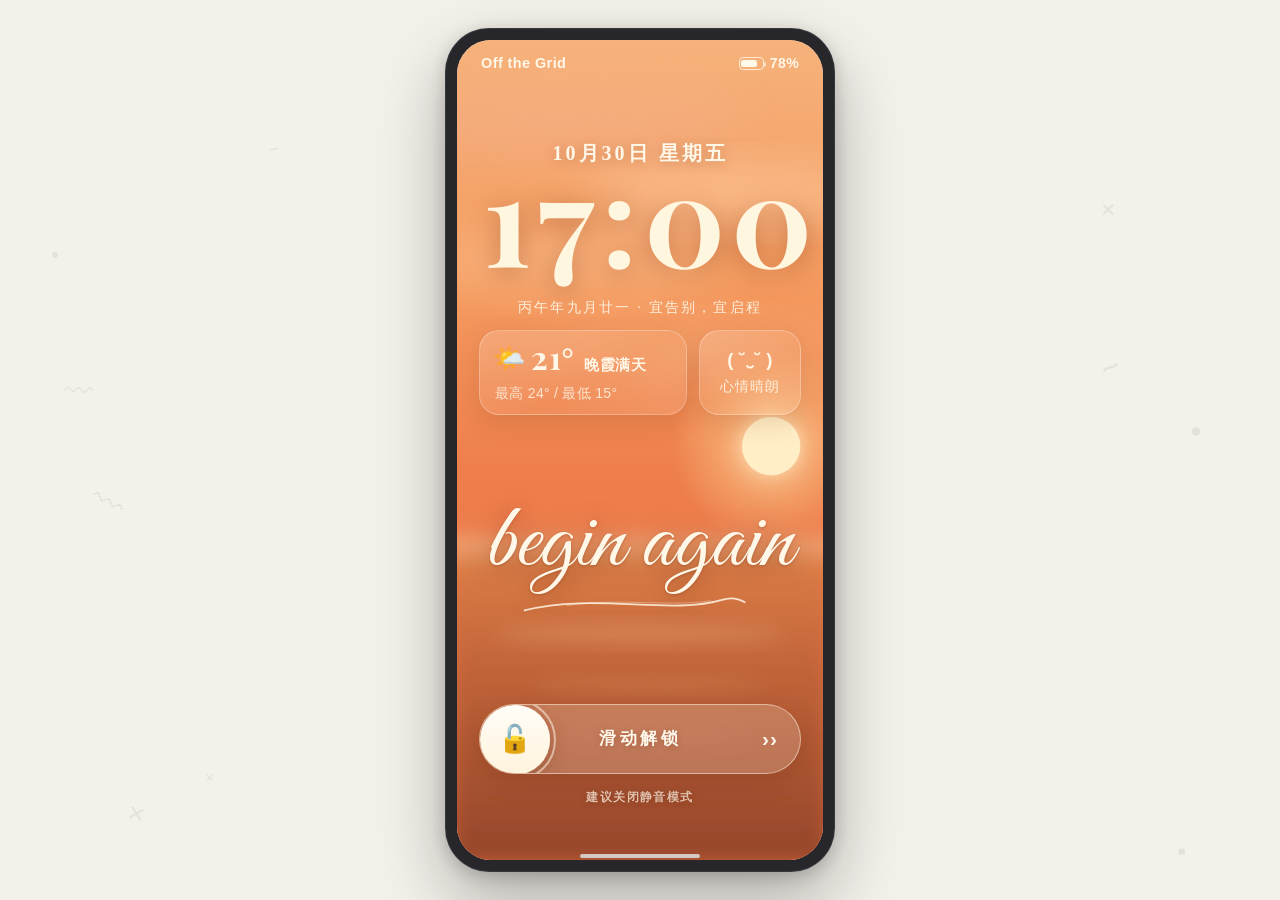
<file: index.html>
<!DOCTYPE html>
<html lang="zh-CN">
<head>
<meta charset="UTF-8" />
<meta name="viewport" content="width=device-width, initial-scale=1.0, maximum-scale=1.0, user-scalable=no" />
<title>Begin Again</title>
<meta name="description" content="一只送给同事们的离职纪念网页小游戏。" />
<link rel="stylesheet" href="style.css?v=20261028a" />
<!-- 工牌照（约 160KB）提前拉取，别等走到终页才开始下载 -->
<link rel="preload" as="image" href="id-photo.svg?v=2" fetchpriority="low" />
</head>
<body>
  <!-- 外框外的孟菲斯几何碎屑（纯装饰，不参与交互） -->
  <div class="decor" id="decor" aria-hidden="true"></div>

  <!-- 穿越预示：短促闪白 -->
  <div class="flash" id="flash" aria-hidden="true"></div>

  <div class="frame-wrap">
    <div class="phone-frame">
      <div class="frame-notch" aria-hidden="true"></div>

      <div class="screen" id="screen">
        <div class="scroll" id="scroll">
          <!-- 各视图由 main.js 从 CONFIG 渲染 -->
          <section class="view" id="view-lock"></section>
          <section class="view bleed" id="view-opening"></section>
          <section class="view" id="view-hall"></section>
          <section class="view" id="view-level1"></section>
          <section class="view" id="view-level2"></section>
          <section class="view" id="view-level3"></section>
          <section class="view" id="view-level4"></section>
          <section class="view" id="view-password"></section>
          <section class="view" id="view-final"></section>
        </div>

        <!-- 音效开关（仅在非开场页显示，避免压住群聊右上角） -->
        <button class="sfx-toggle" id="sfx-toggle" type="button" aria-label="音效开关" aria-pressed="true">
          <svg class="ic-on" viewBox="0 0 24 24" width="17" height="17" aria-hidden="true">
            <path d="M4 9.5v5h3.6L12 18V6L7.6 9.5H4z" fill="currentColor"/>
            <path d="M15.6 9a4.2 4.2 0 0 1 0 6" fill="none" stroke="currentColor" stroke-width="1.7" stroke-linecap="round"/>
            <path d="M18.2 6.6a7.6 7.6 0 0 1 0 10.8" fill="none" stroke="currentColor" stroke-width="1.7" stroke-linecap="round"/>
          </svg>
          <svg class="ic-off" viewBox="0 0 24 24" width="17" height="17" aria-hidden="true">
            <path d="M4 9.5v5h3.6L12 18V6L7.6 9.5H4z" fill="currentColor"/>
            <path d="M16.4 9.6l5 4.8M21.4 9.6l-5 4.8" fill="none" stroke="currentColor" stroke-width="1.7" stroke-linecap="round"/>
          </svg>
        </button>

        <!-- 全局弹窗层（浮窗 / 结果 / 确认框，不算页面跳转） -->
        <div class="overlay" id="overlay">
          <div class="modal-card" id="modal"></div>
        </div>
      </div>

      <div class="frame-homebar" aria-hidden="true"></div>
    </div>
  </div>

<script src="sfx.js?v=20261028c"></script>
<script src="main.js?v=20261028c"></script>
</body>
</html>
</file>
<file: style.css>
/* 内嵌子集字体：Playfair Display（数字+冒号，3.8KB）/ Great Vibes（begin again，2KB） */
@font-face{
  font-family:"Playfair Sub";
  src:url("fonts-playfair-subset.woff2") format("woff2");
  font-weight:700; font-style:normal; font-display:swap;
}
@font-face{
  font-family:"Great Vibes Sub";
  src:url("fonts-greatvibes-subset.woff2") format("woff2");
  font-weight:400; font-style:normal; font-display:swap;
}

/* =========================================================
   《begin again》样式表
   设计语言：暖棕描边 + 米卡其纸感的手绘插画风；
   锁屏是黄昏海面，大厅是同一间办公室的四年，终页是一张员工档案卡。
   - 字号阶梯：大头数字 64+ / 标题 24~30 / 正文 15 / 注脚 12~13
   - 阴影克制：只留柔和环境影 + 硬边「贴纸」投影
   - 颜色全部走 :root CSS 变量（由 main.js 的 THEME 注入）
   ========================================================= */

:root{
  --bg:#F4F0EA; --ink:#1A1A1A; --note:#FFF6D8;
  --muted:#8a8377; --faint:#b6afa3; --card:#ffffff;
  --chatbg:#ededed; --chatheader:#f6f6f6; --self:#95ec69;
  --success:#3DDC84; --danger:#E45D54;
  --frame:#26262b; --frame-radius:44px;
  --radius-sm:12px; --radius-lg:18px; --radius-pill:999px;
  --soft-shadow:0 6px 20px rgba(26,26,26,0.08);
  --lift-shadow:0 14px 34px rgba(26,26,26,0.16);
  --a1:#FFDE59; --a2:#5CE1E6; --a3:#FF5E97; --a4:#A3FF73;
  --cyan:#5CE1E6; --neon:#A3FF73; --purple:#C77DFF;
  --lv-accent:#FFDE59;
}

*{ box-sizing:border-box; }
html,body{ margin:0; padding:0; height:100%; }
html{ overflow:hidden; }
body{
  background:var(--bg);
  font-family:-apple-system,"PingFang SC","HarmonyOS Sans SC","Microsoft YaHei",sans-serif;
  font-size:16px; line-height:1.6; color:var(--ink);
  -webkit-tap-highlight-color:transparent;
  overflow:hidden;
  height:100dvh;
}

/* ---------- 字号阶梯 ---------- */
.t-body{ font-size:15px; font-weight:400; line-height:1.9; color:#3a362f; }
.t-caption{ font-size:12px; font-weight:400; color:var(--muted); line-height:1.5; }

/* ---------- 孟菲斯碎屑（纯装饰） ---------- */
.decor{ position:fixed; inset:0; overflow:hidden; pointer-events:none; z-index:0; }
.decor i{ position:absolute; display:block; color:rgba(26,26,26,.07); font-style:normal; }

/* ---------- 穿越闪白层 ---------- */
.flash{ position:fixed; inset:0; background:#fff; opacity:0; pointer-events:none; z-index:999; transition:opacity .10s ease; }

/* ---------- 涟漪穿越层（光圈门：扩散铺满 → 收缩消失） ---------- */
.ripple-overlay{ position:absolute; inset:0; pointer-events:none; z-index:200; overflow:hidden; }
.ripple-circle{
  position:absolute; border-radius:50%;
  transform:translate(-50%,-50%) scale(0);
}
/* 实心光圈：一段完整动画——从点击处(--sx,--sy)放大铺满 → 停顿(圆心移到屏幕正中) → 向正中缩小。
   圆心插值完全由 CSS 动画完成，不依赖 JS 时序，首次播放也稳定居中 */
.ripple-circle.iris{ animation:irisGate .9s cubic-bezier(.4,.05,.4,1) forwards; }
@keyframes irisGate{
  0%{ left:var(--sx,50%); top:var(--sy,50%); transform:translate(-50%,-50%) scale(0); }
  44%{ left:var(--sx,50%); top:var(--sy,50%); transform:translate(-50%,-50%) scale(1); }
  56%{ left:50%; top:50%; transform:translate(-50%,-50%) scale(1); }
  100%{ left:50%; top:50%; transform:translate(-50%,-50%) scale(0); }
}
/* 装饰水波环：仅描边，向外扩散淡出 */
.ripple-circle.wave{ background:transparent !important; border:3px solid rgba(255,255,255,.75); }
.ripple-circle.w1{ animation:waveRing .55s ease-out forwards; }
.ripple-circle.w2{ animation:waveRing .55s ease-out .12s forwards; }
@keyframes waveRing{
  0%{ transform:translate(-50%,-50%) scale(0); opacity:.8; }
  100%{ transform:translate(-50%,-50%) scale(.5); opacity:0; }
}

/* ---------- 手机外框 ---------- */
.frame-wrap{ height:100dvh; display:flex; align-items:center; justify-content:center; padding:0; position:relative; z-index:1; overflow:hidden; }
.phone-frame{
  width:390px; height:100dvh; max-height:844px;
  background:var(--frame); border-radius:var(--frame-radius);
  box-shadow:0 30px 70px rgba(0,0,0,0.28), 0 4px 18px rgba(0,0,0,0.18);
  border:1px solid rgba(255,255,255,0.08);
  position:relative; display:flex; flex-direction:column; padding:11px;
}
.frame-notch{ display:none; }
.frame-homebar{
  position:absolute; bottom:13px; left:50%; transform:translateX(-50%);
  height:4px; width:120px; background:#d8d8d8; border-radius:2px; opacity:.9; z-index:5;
}
.screen{ flex:1; background:var(--bg); border-radius:34px; overflow:hidden; position:relative; }
.scroll{ position:absolute; inset:0; }

/* 穿越扭曲动画（斜切 + 爆闪 + 错位抖动，一次 0.8s） */
.phone-frame.glitch{ animation:glitch .8s ease; }
@keyframes glitch{
  0%{ transform:none; filter:none; }
  8%{ transform:skewX(12deg) scaleY(1.04); filter:brightness(2.4) contrast(1.6) saturate(2.2); }
  16%{ transform:skewX(-14deg) scaleX(1.05) translate(8px,-4px); filter:brightness(1.3) hue-rotate(30deg); }
  24%{ transform:skewX(11deg) translate(-9px,5px) scale(1.02); }
  32%{ transform:skewX(-9deg) translate(8px,3px); filter:brightness(1.9) saturate(1.8); }
  44%{ transform:translate(12px,-7px) scaleY(1.02); }
  56%{ transform:translate(-13px,6px) skewX(7deg); }
  70%{ transform:skewX(-6deg) translate(6px,-4px); filter:none; }
  84%{ transform:translate(-4px,2px) skewX(3deg); }
  100%{ transform:none; filter:none; }
}

/* ---------- 视图 ---------- */
.view{
  position:absolute; inset:0; overflow-y:auto; overflow-x:hidden;
  padding:20px 18px 28px;
  opacity:0; visibility:hidden; transition:opacity .28s ease, transform .28s ease;
  transform:translateY(8px); scrollbar-width:none;
}
.view::-webkit-scrollbar{ width:0; height:0; }
.view.active{ opacity:1; visibility:visible; z-index:1; transform:none; }
.view.bleed{ padding:0; }

/* ---------- 音效开关 ---------- */
.sfx-toggle{
  position:absolute; top:12px; right:12px; z-index:150;
  width:34px; height:34px; padding:0; border-radius:999px;
  display:none; align-items:center; justify-content:center;
  background:rgba(255,255,255,.86); border:1px solid rgba(26,26,26,.10);
  color:#1a1a1a; cursor:pointer; font-family:inherit;
  -webkit-backdrop-filter:blur(4px); backdrop-filter:blur(4px);
  transition:opacity .2s ease, transform .12s ease;
}
.screen.sfx-show .sfx-toggle{ display:flex; }
.sfx-toggle:active{ transform:scale(.92); }
.sfx-toggle .ic-off{ display:none; }
.sfx-toggle.muted{ opacity:.5; }
.sfx-toggle.muted .ic-on{ display:none; }
.sfx-toggle.muted .ic-off{ display:block; }
@media(max-width:600px){
  .sfx-toggle{ top:10px; right:10px; width:32px; height:32px; }
}

/* 关卡专用：固定背景层 + 可滚动内容层（背景不随滚动移动） */
#view-level1, #view-level2, #view-level3, #view-level4{ padding:0; overflow:hidden; }
.view-scroll{
  position:absolute; inset:0; overflow-y:auto; overflow-x:hidden;
  padding:20px 18px 28px; scrollbar-width:none; overscroll-behavior:contain;
}
.view-scroll::-webkit-scrollbar{ width:0; height:0; }
.level-bg{ position:absolute; inset:0; z-index:0; overflow:hidden; pointer-events:none; }

/* ---------- 全局弹窗 ---------- */
.overlay{
  position:absolute; inset:0; z-index:200; display:none;
  align-items:center; justify-content:center;
  background:rgba(26,26,26,.38);
  opacity:0; transition:opacity .18s ease;
}
.overlay.show{ display:flex; opacity:1; }
.modal-card{
  position:relative;
  background:linear-gradient(180deg,#ffffff 0%,#faf6f0 100%);
  border-radius:var(--radius-lg); padding:22px 20px;
  width:100%; max-width:320px; max-height:82%; overflow-y:auto; text-align:center;
  box-shadow:var(--lift-shadow); transform:scale(.94); transition:transform .18s ease;
}
.overlay.show .modal-card{ transform:scale(1); }
.modal-card.note-mode{ background:transparent; box-shadow:none; padding:0; max-width:340px; max-height:94%; overflow:visible; }
/* 密码弹窗：弹性自适应，不脱离 overlay 层叠上下文 */
.modal-card.otp-mode{
  max-height:90%; max-width:340px; overflow-y:auto;
}
.overlay.show .modal-card.otp-mode{ transform:scale(1); }
.modal-close{ position:absolute; top:10px; right:12px; font-size:20px; line-height:1; cursor:pointer; background:none; border:none; color:var(--ink); padding:4px; }

/* ---------- 按钮（胶囊、无硬影） ---------- */
.btn{
  display:inline-flex; align-items:center; justify-content:center; gap:8px;
  min-height:48px; padding:0 24px; font-size:15px; font-weight:700; line-height:1.2;
  color:var(--ink); background:transparent; border:2px solid transparent; border-radius:var(--radius-pill);
  cursor:pointer; user-select:none; text-align:center; font-family:inherit;
  transition:transform .12s ease, opacity .2s ease, background .2s ease, box-shadow .2s ease;
}
.btn:active{ transform:scale(.96); }
.btn[disabled]{ opacity:.38; pointer-events:none; }
.btn-primary{ background:var(--ink); color:var(--bg); }
.btn-accent{ background:var(--lv-accent, var(--a1)); color:var(--ink); }
.btn-ghost{ border-color:var(--ink); color:var(--ink); }
.btn-deep{ background:#22463A; color:#fff; }
.btn-block{ width:100%; }
.btn-sm{ min-height:38px; padding:0 16px; font-size:13.5px; }
@media(hover:hover){
  .btn:hover{ transform:translateY(-1px); }
  .btn-primary:hover, .btn-accent:hover{ box-shadow:var(--soft-shadow); }
  .btn:active{ transform:scale(.96); }
}

/* ---------- 关卡页通用 ---------- */
.view-head, .level-head{ position:relative; z-index:1; }
.view-head{ display:flex; align-items:center; gap:12px; margin-bottom:14px; }
.view-head .spacer{ flex:1; }
.level-head{ text-align:center; margin:4px 0 20px; }
.level-head-emoji{ font-size:56px; line-height:1; animation:cardFloat 3s ease-in-out infinite; }
.level-head-title{ font-size:30px; font-weight:800; margin-top:10px; letter-spacing:.5px; }
.level-head-year{ font-size:14px; font-weight:700; color:var(--muted); margin-top:4px; letter-spacing:2px; }
/* 第一、二关：标题与返回按钮沿用大厅的深棕主题色 */
#view-level1 .level-head-title{ color:#6B4520; }
#view-level1 .level-head-year{ color:#A98F72; }
#view-level1 #btn-back{ border-color:#6B4520; color:#6B4520; }
/* 第二关：纯白 */
#view-level2 .level-head-title{ color:#FFFFFF; text-shadow:0 2px 12px rgba(120,90,40,.35); }
#view-level2 .level-head-year{ color:rgba(255,255,255,.82); }
#view-level2 #btn-back{ border-color:#FFFFFF; color:#FFFFFF; }

.story-card{
  position:relative; z-index:1; background:var(--card); border-radius:var(--radius-lg);
  padding:15px 16px; border-left:4px solid var(--lv-accent); margin-bottom:16px;
  box-shadow:var(--soft-shadow);
}
.play-card{
  position:relative; z-index:1; background:var(--card); border-radius:var(--radius-lg);
  padding:18px 16px; margin-bottom:16px; box-shadow:var(--soft-shadow); border:1px solid rgba(0,0,0,.05);
}
.play-title{ text-align:center; font-size:18px; font-weight:800; margin-bottom:8px; color:#2a251f; }

/* 通用弹出动效 / 逐条淡入 */
.pop{ animation:popIn .5s cubic-bezier(.34,1.56,.64,1) both; }
@keyframes popIn{ 0%{ opacity:0; transform:translateY(14px) scale(.96); } 100%{ opacity:1; transform:translateY(0) scale(1); } }
.fade-in{ opacity:0; transform:translateY(12px); transition:opacity 1.15s cubic-bezier(.22,.61,.36,1), transform 1.15s cubic-bezier(.22,.61,.36,1); }
.fade-in.on{ opacity:1; transform:none; }

/* 发光 / 闪烁强调词（全局） */
.glow-word{ font-weight:900; color:#C4890C; animation:glowPulse 1.2s ease-in-out infinite; }
@keyframes glowPulse{ 0%,100%{ text-shadow:0 0 6px rgba(255,200,60,.55); } 50%{ text-shadow:0 0 18px rgba(255,190,40,.95), 0 0 32px rgba(255,170,30,.5); } }
.red-flash{ font-weight:900; color:#D32F2F; animation:redFlash 1s ease-in-out infinite; }
@keyframes redFlash{ 0%,100%{ text-shadow:0 0 4px rgba(211,47,47,.4); } 50%{ text-shadow:0 0 14px rgba(255,60,60,.9), 0 0 26px rgba(255,30,30,.5); } }
.orange-flash{ font-weight:900; color:#FF7A18; animation:orangeFlash 1s ease-in-out infinite; }
/* 比 .red-flash(#D32F2F) 再沉一档的红，专门给第一关的「组织部」用 */
.deep-red-flash{ font-weight:900; color:#B3231C; animation:deepRedFlash 1.8s ease-in-out infinite; }
@keyframes deepRedFlash{
  0%,100%{ text-shadow:0 0 4px rgba(179,35,28,.40); }
  50%{ text-shadow:0 0 13px rgba(214,46,36,.85), 0 0 24px rgba(179,35,28,.45); }
}
/* 彩蛋文案里的「爽」：只做一点倾斜，字号/颜色/字重都和旁边一样 */
.egg-strong{ font-style:italic; }
@keyframes orangeFlash{
  0%,100%{ text-shadow:0 0 4px rgba(255,122,24,.45); }
  50%{ text-shadow:0 0 14px rgba(255,150,40,.95), 0 0 26px rgba(255,110,0,.55); }
}

/* =========================================================
   页面 A：微信群聊
   ========================================================= */
#view-opening{ background:var(--chatbg); }
.chat{ display:flex; flex-direction:column; min-height:100%; }
.chat-head{
  position:sticky; top:0; z-index:6;
  background:var(--chatheader); border-bottom:1px solid rgba(0,0,0,.06);
  display:flex; align-items:center; justify-content:space-between;
  padding:16px 12px; min-height:56px;
}
.chat-head .nav{ width:28px; font-size:21px; color:var(--ink); text-align:center; line-height:1; flex:0 0 auto; }
.chat-head .gc{ font-weight:600; font-size:16px; letter-spacing:.3px; text-align:center; flex:1; }
.chat-head .more{ width:28px; font-size:15px; color:var(--ink); text-align:center; letter-spacing:2px; flex:0 0 auto; }
.chat-body{ padding:14px 14px 22px; display:flex; flex-direction:column; gap:16px; flex:1; }
.msg{ display:flex; gap:9px; align-items:flex-start; }
.msg.self{ flex-direction:row-reverse; }
.avatar{
  width:40px; height:40px; flex:0 0 auto; border-radius:8px; background:#fff;
  display:flex; align-items:center; justify-content:center; font-size:19px; line-height:1;
  box-shadow:0 1px 3px rgba(0,0,0,.14); overflow:hidden;
}
.bubble{
  max-width:78%; min-width:0; padding:10px 13px; border-radius:10px;
  background:#fff; font-size:15px; line-height:1.6; color:#1a1a1a;
  white-space:pre-line; position:relative; box-shadow:0 1px 2px rgba(0,0,0,.08);
}
.bubble::after{ content:''; position:absolute; top:12px; left:-5px; width:0; height:0; border:5px solid transparent; border-right-color:#fff; border-left:0; }
.msg.self .bubble{ background:var(--self); }
.msg.self .bubble::after{ left:auto; right:-5px; border:5px solid transparent; border-left-color:var(--self); border-right:0; }

/* 点赞：逐个弹出，内嵌气泡里的浅灰小框 */
.like-box{
  margin-top:9px; padding:3px 10px; border-radius:10px;
  background:rgba(0,0,0,.055); display:flex; align-items:center; gap:4px; min-height:24px; width:max-content;
}
.like-count{ font-size:11px; color:var(--muted); margin-left:6px; letter-spacing:.2px; }
.bubble.has-likes{ max-width:82%; }
.like-pop{
  display:inline-block; font-size:15px; line-height:1;
  animation:likePop .5s cubic-bezier(.34,1.56,.64,1) both;
}
@keyframes likePop{ 0%{ transform:scale(0) translateY(5px); opacity:0; } 55%{ transform:scale(1.4) translateY(0); opacity:1; } 100%{ transform:scale(1) translateY(0); opacity:1; } }

/* 系统提示（粉红闪烁） */
.sys-alert{ display:flex; justify-content:center; margin:6px 0 2px; }
.sys-alert .pill{
  font-size:12.5px; font-weight:600; color:var(--danger);
  padding:6px 14px; border-radius:999px; background:rgba(255,94,151,.14);
  animation:warnFlash 1s ease-in-out infinite;
}
@keyframes warnFlash{
  0%,100%{ opacity:1; background:rgba(255,94,151,.14); }
  50%{ opacity:.7; background:rgba(255,94,151,.28); }
}

/* 内心 OS：斜体居中旁白（无框） */
.mono{ text-align:center; margin:6px 8px; }
.mono p{ margin:0; font-style:italic; font-size:14.5px; color:var(--muted); line-height:1.8; }
.mono-b{ display:inline-block; }
.hl{ color:var(--danger); font-weight:900; }

/* 引导：虚线框 + 棕色按钮 */
.guide{ margin:2px 4px 4px; }
.guide .guide-box{
  background:transparent; border:2px dashed rgba(26,26,26,.35); border-radius:16px;
  padding:16px 14px; text-align:center;
}
.guide-text{ font-size:14.5px; color:#7B5A3A; font-weight:700; line-height:1.9; margin-bottom:14px; white-space:pre-line; }
.guide #btn-enter{ background:linear-gradient(135deg,#A9743B 0%,#7E5428 100%); color:#fff; border:none; }
/* 引导框「隆重登场」：比通用的 .pop(.5s) 整整慢一倍，先压住再浮上来 */
.guide.guide-in{ animation:guideIn 1s cubic-bezier(.22,1,.36,1) both; }
@keyframes guideIn{
  0%{ opacity:0; transform:translateY(30px) scale(.9); }
  55%{ opacity:1; }
  100%{ opacity:1; transform:translateY(0) scale(1); }
}

/* =========================================================
   通用小动画（旧大厅删掉后，这两个仍在用）
   ========================================================= */
@keyframes cardFloat{ 0%,100%{ transform:translateY(0) rotate(-2deg); } 50%{ transform:translateY(-10px) rotate(2deg); } }
@keyframes fragPop{ 0%{ transform:scale(.5); } 60%{ transform:scale(1.18); } 100%{ transform:scale(1); } }

/* =========================================================
   关卡 1：拨号
   ========================================================= */
.dial-hint{ text-align:center; font-size:12px; color:var(--muted); margin-bottom:12px; min-height:18px; }
.keypad{ display:grid; grid-template-columns:repeat(3,1fr); gap:8px; margin-bottom:8px; }
.key{
  min-height:48px; font-size:19px; font-weight:600; background:var(--card);
  border:1px solid rgba(0,0,0,.08); border-radius:16px; cursor:pointer; box-shadow:var(--soft-shadow);
  transition:transform .1s ease, background .15s ease; font-variant-numeric:tabular-nums; font-family:inherit; color:var(--ink);
}
.key:active{ transform:scale(.93); background:var(--lv-accent); }
.key.ghost{ background:transparent; box-shadow:none; color:var(--faint); }

.digit-row{ display:flex; justify-content:center; align-items:center; gap:6px; margin:10px 0 4px; }
.digit-box{
  width:28px; height:38px; border:2px solid rgba(26,26,26,.15); border-radius:8px;
  display:flex; align-items:center; justify-content:center; font-size:20px; font-weight:800;
  background:#fff; color:var(--ink); font-variant-numeric:tabular-nums;
}
.digit-box.filled{ border-color:var(--lv-accent); background:var(--lv-accent); }
.digit-sep{ font-size:22px; font-weight:800; color:var(--muted); margin:0 3px; }

/* 电话簿浮窗（便签纸 + 大头针 + 环形倒计时） */
.note{
  position:relative; background:var(--note); border-radius:12px; padding:22px 14px 12px;
  transform:rotate(-1.2deg); box-shadow:var(--lift-shadow);
  animation:noteIn .4s cubic-bezier(.34,1.56,.64,1);
}
@keyframes noteIn{ 0%{ transform:scale(.55) rotate(-8deg); opacity:0; } 100%{ transform:scale(1) rotate(-1.2deg); opacity:1; } }
.note .tape{ position:absolute; top:-9px; left:50%; transform:translateX(-50%); width:66px; height:18px; background:rgba(247,232,192,.9); border:1px solid rgba(26,26,26,.12); border-radius:3px; }
.note-close{ position:absolute; top:8px; right:10px; font-size:20px; cursor:pointer; background:none; border:none; color:var(--ink); padding:2px 6px; }
.note-title{ text-align:center; font-weight:800; font-size:16px; margin:0 0 6px; }
.note-timer{ position:relative; width:40px; height:40px; border-radius:50%; margin:4px auto 6px; }
.timer-ring{ position:absolute; inset:0; border-radius:50%; background:conic-gradient(var(--lv-accent) 100%, rgba(0,0,0,.08) 0); transition:background .1s linear; }
.timer-ring::after{ content:''; position:absolute; inset:6px; border-radius:50%; background:var(--note); }
.timer-num{ position:absolute; inset:0; display:flex; align-items:center; justify-content:center; font-size:16px; font-weight:800; color:var(--ink); z-index:1; }
.note-list{ text-align:left; font-size:13px; display:grid; grid-template-columns:1fr 1fr; gap:0 12px; }
.note-list .nr{ display:flex; justify-content:space-between; gap:6px; padding:3px 2px; border-bottom:1px dashed rgba(26,26,26,.18); font-variant-numeric:tabular-nums; }

/* =========================================================
   关卡 2：稿纸 + 倒计时
   ========================================================= */
.paper{ background:#fff; border-radius:12px; padding:16px 14px; font-family:ui-monospace,SFMono-Regular,Consolas,monospace; box-shadow:var(--soft-shadow); border:1px solid rgba(0,0,0,.05); }
.paper-title{ text-align:center; font-weight:700; letter-spacing:1px; margin-bottom:8px; font-size:17px; }
.paper-body{
  white-space:pre-wrap; word-break:break-all; line-height:26px; font-size:15px; letter-spacing:0;
  min-height:156px; max-height:156px; overflow:hidden; position:relative;
}
.cursor{ display:inline-block; width:9px; height:15px; background:var(--ink); vertical-align:-3px; animation:blink 1s steps(1) infinite; }
@keyframes blink{ 50%{ opacity:0; } }
.paper.shake{ animation:shake .1s ease; }
@keyframes shake{ 0%{ transform:translateX(0);} 40%{ transform:translateX(1px);} 60%{ transform:translateX(-1px);} 100%{ transform:translateX(0);} }
.cd{ font-size:15px; font-weight:800; text-align:center; margin:12px 0 4px; font-variant-numeric:tabular-nums; letter-spacing:1px; }
.pbar-wrap{ height:14px; background:rgba(26,26,26,.06); border-radius:999px; overflow:hidden; margin:10px 0 12px; }
.pbar{ height:100%; width:0%; background:var(--lv-accent); border-radius:999px; transition:width .15s ease; }
.done-stamp{ text-align:center; font-weight:900; color:#1a7f4b; font-size:15px; margin-top:6px; }
.l2-count{ text-align:center; font-weight:800; font-size:14px; color:#2a251f; margin-bottom:12px; }
.l2-keybtn{ display:flex; max-width:240px; margin:0 auto; font-size:17px; }
.l2-keybtn .kbd-emoji{ font-size:24px; }

/* =========================================================
   关卡 3：节拍点击（舞台）
   ========================================================= */
.lv3-hint{ text-align:center; white-space:pre-line; line-height:1.7; font-size:13px; color:var(--muted); margin-bottom:10px; }
/* 舞台尺寸：用百分比而非 vw，保证手机框内 / 全屏手机上都正确 */
.stage{
  position:relative;
  width:min(300px, calc(100% - 16px));
  aspect-ratio:1/1; height:auto;
  margin:6px auto 4px; touch-action:manipulation;
}
@supports not (aspect-ratio:1/1){ .stage{ height:300px; } }

/* =========================================================
   关卡 3 视觉人格：去掉白卡片，舞台直接站在 Party 底上
   ========================================================= */
.l3-hud{
  position:relative; z-index:2; display:flex; justify-content:center; gap:8px;
  margin:14px 0 12px;
}
.l3-hud-item{
  flex:1 1 0; min-width:0; text-align:center;
  padding:7px 4px 8px; border-radius:12px;
  background:rgba(30,0,45,.34); border:1px solid rgba(255,255,255,.18);
  -webkit-backdrop-filter:blur(4px); backdrop-filter:blur(4px);
}
.l3-hud-k{ display:block; font-size:10.5px; letter-spacing:1.2px; color:rgba(255,255,255,.62); line-height:1.4; }
.l3-hud-v{
  display:block; font-size:17px; font-weight:800; color:#fff; line-height:1.25;
  font-variant-numeric:tabular-nums; text-shadow:0 1px 8px rgba(255,120,200,.5);
}
.l3-hud-v.bump{ animation:hudBump .32s cubic-bezier(.34,1.56,.64,1); }
@keyframes hudBump{ 0%{ transform:scale(1);} 45%{ transform:scale(1.35);} 100%{ transform:scale(1);} }
.l3-hud-v.rank-S{ color:#A3FF73; }
.l3-hud-v.rank-A{ color:#5CE1E6; }
.l3-hud-v.rank-B{ color:#FFDE59; }
.l3-hud-v.rank-C{ color:#FF9BB5; }

/* 「IT'S SHOW TIME」：亮黄 → 红 → 浅白 循环（不再出现和背景糊在一起的黑色） */
#view-level3 .showtime{ animation:showtimeLv3 1.6s linear infinite; }
@keyframes showtimeLv3{
  0%  { color:#FFE45E; text-shadow:0 0 16px rgba(255,225,90,.95), 0 1px 6px rgba(60,0,80,.5); }
  33% { color:#FF3B4E; text-shadow:0 0 18px rgba(255,60,80,.95), 0 1px 6px rgba(60,0,80,.5); }
  66% { color:#FFFFFF; text-shadow:0 0 14px rgba(255,255,255,.95), 0 1px 6px rgba(60,0,80,.5); }
  100%{ color:#FFE45E; text-shadow:0 0 16px rgba(255,225,90,.95), 0 1px 6px rgba(60,0,80,.5); }
}

/* 节目单：半透明深色玻璃卡，压住花哨背景 */
#view-level3 .story-card{
  background:rgba(38,2,58,.34);
  border-left-color:#FFD1E6;
  border:1px solid rgba(255,255,255,.16);
  -webkit-backdrop-filter:blur(5px); backdrop-filter:blur(5px);
  box-shadow:0 6px 22px rgba(50,0,70,.25);
}
#view-level3 .story-card .t-body{ color:#fff; text-shadow:0 1px 6px rgba(60,0,80,.45); }

/* 节目单海报式标题：字号/字重/字距与前三关一致，只保留白色与投影（否则压不住花哨底） */
#view-level3 .level-head-title{
  font-size:30px; font-weight:800; font-style:normal; letter-spacing:.5px;
  color:#fff;
  text-shadow:0 2px 0 #6A1180, 0 3px 14px rgba(70,0,80,.6), 0 0 22px rgba(255,140,215,.45);
}
#view-level3 .level-head-year{ color:rgba(255,255,255,.9); letter-spacing:3px; }

/* 天鹅绒幕布：闭幕时罩住整个舞台，点 MUSIC 向两侧拉开 */
.stage .velvet-wrap{
  position:absolute; inset:0; z-index:6; overflow:hidden;
  border-radius:18px; pointer-events:none;
  box-shadow:0 12px 32px rgba(60,0,70,.4), inset 0 0 0 1px rgba(255,255,255,.12);
}
.stage .velvet{
  position:absolute; top:0; width:50.5%; height:100%;
  background:#6E0F3A;
  transition:transform 1.15s cubic-bezier(.62,.02,.34,1);
}
.stage .velvet::after{
  content:""; position:absolute; inset:0;
  background:repeating-linear-gradient(90deg, rgba(255,255,255,.10) 0 7px, rgba(0,0,0,.20) 7px 17px);
}
.stage .velvet::before{
  content:""; position:absolute; left:0; right:0; top:0; height:14px;
  background:linear-gradient(180deg, rgba(0,0,0,.32), rgba(0,0,0,0));
}
.stage .velvet.vl{ left:0; }
.stage .velvet.vr{ right:0; }
.stage.opened .velvet.vl{ transform:translateX(-101%); }
.stage.opened .velvet.vr{ transform:translateX(101%); }
.stage.opened .velvet-wrap{ box-shadow:none; }

/* PERFECT 时地板光柱瞬间拔高 */
.bg-3 .floor-glow{ transition:opacity .3s ease, transform .3s ease, filter .3s ease; transform-origin:50% 100%; }
.bg-3.beam .floor-glow{ opacity:1; filter:blur(20px); transform:scaleY(2.4) scaleX(1.3); }

/* Party 底上的说明文字改白 */
#view-level3 .lv3-hint{ color:rgba(255,255,255,.92); text-shadow:0 1px 6px rgba(60,0,80,.5); }
#view-level3 .lv3-progress{ color:rgba(255,255,255,.9); text-shadow:0 1px 6px rgba(60,0,80,.5); }
#view-level3 .view-head{ position:relative; z-index:4; }

@media(max-width:600px){
  #view-level3 .level-head-title{ font-size:30px; }
  .l3-hud-v{ font-size:16px; }
  .l3-hud-item{ padding:6px 2px 7px; }
}

/* =========================================================
   关卡专属背景特效
   ========================================================= */

/* ---------- 第 1 关：办公室晨光（百叶窗光带 + 漂浮小物） ---------- */
.bg-1{ background:linear-gradient(180deg,#FDF5DF 0%,#F6EFDD 45%,#F4F0EA 100%); }
.bg-1 .blinds{
  position:absolute; inset:-30% -50%;
  background:repeating-linear-gradient(112deg,
    rgba(255,255,255,0) 0 42px,
    rgba(255,255,255,.30) 42px 58px,
    rgba(255,240,190,.20) 58px 62px);
  animation:bgDrift 16s ease-in-out infinite alternate;
}
@keyframes bgDrift{ from{ transform:translateX(-4%);} to{ transform:translateX(4%);} }
.bg-1 .float-item{
  position:absolute; opacity:.16; font-style:normal;
  animation:officeFloat 9s ease-in-out infinite;
}
@keyframes officeFloat{ 0%,100%{ transform:translateY(0) rotate(-4deg);} 50%{ transform:translateY(-16px) rotate(5deg);} }
/* 阳光金色尘埃：在百叶窗光带里缓缓上升、闪烁 */
.bg-1 .dust-field{ position:absolute; inset:0; pointer-events:none; overflow:hidden; }
.bg-1 .dust{
  position:absolute; border-radius:50%; background:rgba(255,225,130,.7);
  box-shadow:0 0 3px rgba(255,220,100,.5);
  animation-name:dustRise; animation-timing-function:ease-out; animation-iteration-count:infinite;
}
@keyframes dustRise{
  0%   { transform:translateY(0) scale(.5); opacity:0; }
  15%  { opacity:.8; }
  85%  { opacity:.6; }
  100% { transform:translateY(calc(-1 * var(--rise,200px))) scale(1.2); opacity:0; }
}
/* 拨号按键声波（挂在 screen 上，从按键位置荡开） */
.tap-wave{
  position:absolute; z-index:60; width:150px; height:150px; border-radius:50%; pointer-events:none;
  border:2px solid rgba(230,170,30,.75);
  transform:translate(-50%,-50%) scale(.1);
  animation:tapWave .65s ease-out forwards;
}
@keyframes tapWave{
  0%{ opacity:.85; transform:translate(-50%,-50%) scale(.1);}
  100%{ opacity:0; transform:translate(-50%,-50%) scale(1);}
}

/* ---------- 第 2 关：午后天色（整屏从午后蓝渐变到五点金） ---------- */
/* 天色双层：午后蓝在上、晚霞金在下，用 --warm 交叉淡化 */
.bg-2 .sky{ position:absolute; inset:0; }
.bg-2 .sky-day{
  background:linear-gradient(180deg,#7EC0F5 0%,#BFE3FF 55%,#E9F6FF 100%);
  opacity:calc(1 - var(--warm,0));
}
.bg-2 .sky-dusk{
  background:linear-gradient(180deg,#FF9E5E 0%,#FFC079 55%,#FFE7BC 100%);
  opacity:var(--warm,0);
}
/* 太阳：倒计时开始后沿抛物线从左上划过天顶、落到右上（尺寸放大到 88px） */
.bg-2 .win-sun{
  position:absolute; left:5%; top:25%; margin-left:-44px; width:88px; height:88px; border-radius:50%;
  background:radial-gradient(circle,#FFFBE6 0%,#FFE08A 55%,#FFC24D 78%,rgba(255,190,70,.35) 100%);
  box-shadow:0 0 34px rgba(255,215,105,.9), 0 0 70px rgba(255,196,80,.55);
  opacity:.95;
}
.bg-2.sun-run .win-sun{ animation:sunArc var(--cd,5s) linear forwards; }
.bg-2.sun-freeze .win-sun{ animation-play-state:paused; }
/* 抛物线 y=0.0065*(x-50)^2+12，9 个采样点保证圆润弧线（太阳放大后弧线相应压低） */
@keyframes sunArc{
  0%    { left:5%;     top:25%;   transform:scale(.88); }
  12.5% { left:16.25%; top:19.2%; transform:scale(.91); }
  25%   { left:27.5%;  top:15.4%; transform:scale(.94); }
  37.5% { left:38.75%; top:13.1%; transform:scale(.97); }
  50%   { left:50%;    top:12%;   transform:scale(1);   }
  62.5% { left:61.25%; top:13.1%; transform:scale(.97); }
  75%   { left:72.5%;  top:15.4%; transform:scale(.94); }
  87.5% { left:83.75%; top:19.2%; transform:scale(.91); }
  100%  { left:95%;    top:25%;   transform:scale(.88); }
}
.bg-2 .cloud{ position:absolute; font-size:24px; opacity:.45; animation:cloudDrift linear infinite; z-index:1; }
.bg-2 .cloud.c1{ top:12%; left:-12%; animation-duration:15s; }
.bg-2 .cloud.c2{ top:26%; left:-20%; animation-duration:20s; font-size:18px; animation-delay:-7s; }
.bg-2 .cloud.c3{ top:6%; left:-25%; animation-duration:24s; font-size:15px; animation-delay:-3s; }
@keyframes cloudDrift{ from{ transform:translateX(0);} to{ transform:translateX(460px);} }
.bg-2.danger{ animation:heatEdge .6s ease-in-out infinite; }
@keyframes heatEdge{
  0%,100%{ box-shadow: inset 0 0 50px rgba(255,120,40,.22);}
  50%{ box-shadow: inset 0 0 100px rgba(255,70,30,.45);}
}
.bg-2.overtime{ filter:saturate(.6) brightness(.82); }
/* 敲键迸出的字符火星 */
.spark{
  position:absolute; z-index:60; pointer-events:none; font-weight:900; font-size:14px;
  color:#ffd88a; text-shadow:0 0 6px rgba(255,180,60,.85);
  animation:sparkFly .62s ease-out forwards;
}
@keyframes sparkFly{
  0%{ opacity:1; transform:translate(-50%,-50%) translate(0,0) scale(1);}
  100%{ opacity:0; transform:translate(-50%,-50%) translate(var(--dx),var(--dy)) scale(.4);}
}

/* ---------- 第 3 关：年会舞台（紫粉 Party 底 + 摇摆追光 + 镜面地板） ---------- */
.bg-3{ background:linear-gradient(180deg,#8B2FF0 0%,#C026B8 38%,#E63A96 70%,#FF7A9A 100%); }
.bg-3 .curtain{
  position:absolute; inset:0;
  background:repeating-linear-gradient(90deg, rgba(60,0,80,.14) 0 26px, rgba(255,255,255,.07) 26px 52px);
}
.bg-3 .spots{ position:absolute; inset:0; opacity:.6; transition:opacity .4s ease; }
.bg-3.live .spots{ opacity:1; animation:beatPulse .9s ease-in-out infinite; }
@keyframes beatPulse{ 0%,100%{ opacity:.62;} 50%{ opacity:1;} }
.bg-3 .spot{
  position:absolute; top:-6%; width:180px; height:80%;
  transform-origin:50% 0%;
  clip-path:polygon(44% 0,56% 0,100% 100%,0 100%);
  filter:blur(7px); mix-blend-mode:screen;
}
.spot-l{ left:5%; background:linear-gradient(180deg, rgba(120,240,255,.55), rgba(92,225,230,.18) 55%, transparent 80%); animation:spotSwayL 3.1s ease-in-out infinite alternate; }
.spot-c{ left:50%; margin-left:-90px; background:linear-gradient(180deg, rgba(255,255,255,.6), rgba(255,94,151,.22) 55%, transparent 80%); animation:spotSwayC 2.6s ease-in-out infinite alternate; }
.spot-r{ right:5%; background:linear-gradient(180deg, rgba(230,150,255,.55), rgba(199,125,255,.18) 55%, transparent 80%); animation:spotSwayR 2.9s ease-in-out infinite alternate; }
@keyframes spotSwayL{ from{ transform:rotate(-9deg);} to{ transform:rotate(11deg);} }
@keyframes spotSwayC{ from{ transform:rotate(7deg);} to{ transform:rotate(-7deg);} }
@keyframes spotSwayR{ from{ transform:rotate(10deg);} to{ transform:rotate(-10deg);} }
.bg-3 .floor-glow{ position:absolute; bottom:2%; width:52%; height:13%; border-radius:50%; filter:blur(16px); opacity:.5; }
.floor-glow.g1{ left:2%; background:#5CE1E6; }
.floor-glow.g2{ left:24%; background:#FFD1E6; }
.floor-glow.g3{ right:2%; background:#D9A6FF; }
.bg-3 .stage-floor{
  position:absolute; left:0; right:0; bottom:0; height:20%;
  background:linear-gradient(180deg, transparent, rgba(120,20,130,.22) 40%, rgba(70,8,80,.55));
}
/* Party 底上的页头文字：白色才看得清 */
#view-level3 .level-head-title{ color:#fff; text-shadow:0 2px 12px rgba(70,0,80,.5); }
/* 第四关：深绿底 + 白字 */
#view-level4 .level-head-title{ color:#FFFFFF; text-shadow:0 2px 14px rgba(0,0,0,.35); }
#view-level4 .level-head-year{ color:rgba(220,255,238,.8); }
#view-level4 #btn-back{ border-color:rgba(255,255,255,.85); color:#FFFFFF; }
#view-level3 .level-head-year{ color:rgba(255,255,255,.92); }
#view-level3 .btn-ghost{
  color:#fff; border-color:rgba(255,255,255,.65); background:rgba(255,255,255,.14);
}
.bg-3 .aud-star{
  position:absolute; border-radius:50%; background:rgba(255,255,255,.85);
  animation:audTwinkle 3s ease-in-out infinite;
}
@keyframes audTwinkle{ 0%,100%{ opacity:.08;} 50%{ opacity:.55;} }
/* PERFECT：舞台中心光波 + 音符飞起（挂在 stage 内） */
.stage-wave{
  position:absolute; left:50%; top:50%; width:150px; height:150px; margin:-75px 0 0 -75px;
  border:3px solid rgba(255,255,255,.9); border-radius:50%; pointer-events:none;
  animation:stageWave .7s ease-out forwards;
}
@keyframes stageWave{ 0%{ transform:scale(.3); opacity:.95;} 100%{ transform:scale(2.2); opacity:0;} }
.note-fly{
  position:absolute; left:50%; top:50%; pointer-events:none; font-size:18px;
  animation:noteFly 1s ease-out forwards;
}
@keyframes noteFly{
  0%{ opacity:0; transform:translate(-50%,-50%) translateY(0) translateX(0) scale(.6);}
  20%{ opacity:1;}
  100%{ opacity:0; transform:translate(-50%,-50%) translateY(-95px) translateX(var(--nx,0)) scale(1.2);}
}

/* ---------- 第 4 关：深绿夜幕（淡回忆浮标 + 薄荷光晕） ---------- */
.bg-4{ background:linear-gradient(180deg,#26432F 0%,#18301F 45%,#0D1F14 100%); }
.bg-4 .sun{
  position:absolute; top:4%; right:-10%; width:170px; height:170px; border-radius:50%;
  background:radial-gradient(circle, rgba(206,255,226,.34), rgba(150,230,190,.12) 55%, transparent 72%);
}
.bg-4 .rays{
  position:absolute; inset:-30% -50%;
  background:repeating-linear-gradient(108deg,
    rgba(255,255,255,0) 0 70px, rgba(198,255,224,.07) 70px 92px);
  animation:bgDrift 24s ease-in-out infinite alternate;
}
.bg-4 .memo{
  position:absolute; font-style:normal; font-size:18px;
  animation:memoRise linear infinite;
}
@keyframes memoRise{
  0%{ top:102%; opacity:0; transform:translateX(0) rotate(-6deg);}
  12%{ opacity:.11;}
  88%{ opacity:.11;}
  100%{ top:-12%; opacity:0; transform:translateX(26px) rotate(8deg);}
}
.bg-4 .dust{
  position:absolute; border-radius:50%; background:rgba(255,255,255,.8);
  animation:dustFloat 7s ease-in-out infinite;
}
@keyframes dustFloat{ 0%,100%{ transform:translateY(0); opacity:.25;} 50%{ transform:translateY(-22px); opacity:.5;} }
/* 游戏区半透明暖白磨砂底：把背景回忆柔化，物品卡片不被干扰 */
#view-level4 #l4-game{
  position:relative; z-index:1;
  background:rgba(255,252,246,.9);
  border:1px solid rgba(255,255,255,.75);
  box-shadow:0 10px 26px rgba(6,24,14,.22);
  border-radius:var(--radius-lg);
  padding:14px 10px 10px;
  -webkit-backdrop-filter:blur(4px); backdrop-filter:blur(4px);
}

.ring{
  position:absolute; left:50%; top:50%;
  width:150px; height:150px; margin:-75px 0 0 -75px;
  border:6px solid var(--action-color, var(--a3)); border-radius:50%;
  transform:scale(1.6); opacity:.9;
}
.bull{
  position:absolute; left:50%; top:50%;
  width:124px; height:124px; margin:-62px 0 0 -62px;
  background:transparent; border:5px dashed var(--action-color, var(--a3)); border-radius:50%;
  animation:bullGlow 1.4s ease-in-out infinite;
}
@keyframes bullGlow{ 0%,100%{ box-shadow:0 0 4px rgba(0,0,0,.05); opacity:.75; } 50%{ box-shadow:0 0 18px var(--action-color, var(--a3)); opacity:1; } }
.action-emoji{ position:absolute; left:50%; top:50%; transform:translate(-50%,-50%); font-size:58px; line-height:1; pointer-events:none; }
.action-emoji.dance{ animation:dance .5s ease-in-out infinite; }
@keyframes dance{
  0%,100%{ transform:translate(-50%,-50%) rotate(-5deg); } 25%{ transform:translate(-45%,-53%) rotate(4deg); }
  50%{ transform:translate(-55%,-50%) rotate(-4deg); } 75%{ transform:translate(-50%,-47%) rotate(5deg); }
}

.verdict{
  position:absolute; top:auto; right:auto; left:auto; bottom:auto;
  font-size:15px; font-weight:900; padding:5px 14px; background:var(--card); border-radius:999px;
  box-shadow:var(--soft-shadow); display:none; z-index:8;
}
.verdict.perfect{ display:block; background:var(--success); color:#fff; box-shadow:0 4px 12px rgba(61,220,132,.4); animation:verdictPop .35s cubic-bezier(.34,1.56,.64,1) both; }
.verdict.miss{ display:block; background:var(--danger); color:#fff; box-shadow:0 4px 12px rgba(228,93,84,.4); animation:verdictPop .35s cubic-bezier(.34,1.56,.64,1) both; }
@keyframes verdictPop{ 0%{ transform:scale(0) translateY(6px); } 60%{ transform:scale(1.15) translateY(0); } 100%{ transform:scale(1) translateY(0); } }
/* 喝彩词长短不一，长词自动缩一档，保证小屏不挤出舞台 */
.verdict[data-len="7"]{ font-size:13.5px; padding:5px 12px; }
.verdict[data-len="8"], .verdict[data-len="9"]{ font-size:12.5px; padding:5px 10px; }
/* 四个角位以「舞台中心」为锚点向内收，贴着动作 emoji 的四个对角，
   不再顶到舞台外角（原来是 top:-6px / right:-4px，离中心太远） */
.verdict.corner-tr{ left:50%; top:50%;    margin-left:14px;  margin-top:-74px; }
.verdict.corner-tl{ right:50%; top:50%;   margin-right:14px; margin-top:-74px; }
.verdict.corner-br{ left:50%; bottom:50%; margin-left:14px;  margin-bottom:-74px; }
.verdict.corner-bl{ right:50%; bottom:50%;margin-right:14px; margin-bottom:-74px; }
/* 小屏舞台变窄时再往里收一点，避免长词（EXCELLENT）顶出舞台 */
@media (max-width:360px){
  .verdict.corner-tr{ margin-left:8px;  margin-top:-70px; }
  .verdict.corner-tl{ margin-right:8px; margin-top:-70px; }
  .verdict.corner-br{ margin-left:8px;  margin-bottom:-70px; }
  .verdict.corner-bl{ margin-right:8px; margin-bottom:-70px; }
}

.lv3-progress{ text-align:center; white-space:pre-line; line-height:1.7; font-size:13px; color:var(--muted); margin-top:6px; }
.lv3-actions{ display:flex; justify-content:center; margin-top:10px; }
.l3-music{ max-width:190px; animation:discoBtn 1.6s ease-in-out infinite; }
@keyframes discoBtn{
  0%,100%{ background:var(--a3); box-shadow:0 0 14px rgba(255,94,151,.55); }
  20%{ background:var(--cyan); box-shadow:0 0 14px rgba(92,225,230,.55); }
  40%{ background:var(--a1); box-shadow:0 0 14px rgba(255,222,89,.55); }
  60%{ background:var(--neon); box-shadow:0 0 14px rgba(163,255,115,.55); }
  80%{ background:var(--purple); box-shadow:0 0 14px rgba(199,125,255,.55); }
}

/* =========================================================
   关卡 4：打包（三排选项 + 行李箱）
   ========================================================= */
.lv4-options{ display:block; margin:8px 0 2px; }
.opt-row{ display:flex; justify-content:center; gap:10px; margin-bottom:12px; }
.opt-row.mid{ gap:18px; }
.opt-row .opt{ flex:0 0 auto; }
.opt{
  display:flex; flex-direction:column; align-items:center; justify-content:center; gap:4px;
  min-width:65px; min-height:78px; padding:12px 9px; background:var(--tint, #fff); border:none;
  border-radius:15px; cursor:pointer; box-shadow:var(--soft-shadow); font-weight:600;
  transition:transform .12s ease, opacity .25s ease;
  animation:floaty var(--fd,3.2s) ease-in-out var(--fdel,0s) infinite alternate;
  opacity:.85;
}
.opt:active{ transform:translateY(3px) scale(.95) rotate(var(--rot,0deg)); }
.opt .opt-e{ font-size:26px; line-height:1; }
.opt .opt-n{ font-size:17px; line-height:1; color:var(--opt-color, #fff); font-weight:800; text-shadow:0 1px 4px rgba(0,0,0,.45); animation:optNGlow 4s ease-in-out infinite; }
.opt[disabled]{ opacity:.32 !important; cursor:default; animation-play-state:paused; }
@keyframes floaty{ from{ transform:translateY(4px) scale(.96) rotate(var(--rot,0deg)); } to{ transform:translateY(-10px) scale(1.04) rotate(var(--rot,0deg)); } }
@keyframes optNGlow{ 0%,100%{ text-shadow:0 1px 3px rgba(0,0,0,.3); } 50%{ text-shadow:0 0 5px rgba(255,255,255,.6), 0 1px 3px rgba(0,0,0,.3); } }
.hl-word{ font-weight:900; color:#137a41; animation:wordGlow 1.1s ease-in-out infinite; }
.blue-glow{ font-weight:900; color:#0E7C93; animation:blueGlow 1.15s ease-in-out infinite; }
@keyframes blueGlow{ 0%,100%{ text-shadow:0 0 4px rgba(56,178,200,.45);} 50%{ text-shadow:0 0 14px rgba(56,178,200,.95), 0 0 26px rgba(30,150,180,.5);} }
.pink-glow{ font-weight:900; color:#FF2F80; animation:pinkGlow 1.15s ease-in-out infinite; }
@keyframes pinkGlow{ 0%,100%{ text-shadow:0 0 4px rgba(255,47,128,.45);} 50%{ text-shadow:0 0 15px rgba(255,47,128,.95), 0 0 28px rgba(255,120,190,.55);} }
@keyframes wordGlow{ 0%,100%{ text-shadow:none; } 50%{ text-shadow:0 0 12px rgba(61,220,132,.85); } }
.showtime{ font-weight:900; letter-spacing:1px; animation:showtime 1.3s ease-in-out infinite; }
@keyframes showtime{ 0%,100%{ color:var(--ink); text-shadow:none; } 50%{ color:var(--a3); text-shadow:0 0 14px rgba(255,94,151,.75); } }

.pick-count{ text-align:center; font-size:14px; font-weight:800; color:#3E2B18; letter-spacing:.5px; margin:10px 0 12px; }
.suitcase{ border:2px dashed rgba(26,26,26,.35); border-radius:16px; padding:12px 12px 10px; position:relative; margin-top:26px; background:rgba(255,255,255,.45); }
.suitcase-handle{ position:absolute; top:-15px; left:50%; transform:translateX(-50%); width:76px; height:16px; border:2px solid rgba(26,26,26,.35); border-bottom:none; border-radius:12px 12px 0 0; background:var(--bg); }
.suitcase-label{ text-align:center; font-size:13px; font-weight:700; letter-spacing:1px; margin-bottom:8px; color:var(--faint); }
.suitcase-items{ display:flex; gap:6px; flex-wrap:wrap; min-height:54px; align-items:center; justify-content:center; }
.suit-item{ position:relative; background:#E9DCC3; border-radius:12px; padding:5px 18px 5px 8px; font-size:12.5px; font-weight:700; }
.suit-item .rm{ position:absolute; right:8px; top:4px; font-size:15px; cursor:pointer; }
.suit-empty{ color:#999; font-size:13px; width:100%; text-align:center; }
.l4-go-btn{ font-size:18px; color:#fff; }

/* =========================================================
   页面 C：终极密码
   ========================================================= */
.otp-row{ display:flex; gap:10px; justify-content:center; margin:20px 0 18px; }
.otp{
  width:56px; height:62px; text-align:center; font-size:28px; font-weight:800;
  background:var(--card); border:2px solid rgba(26,26,26,.16); border-radius:14px; color:var(--ink);
  font-variant-numeric:tabular-nums; box-shadow:var(--soft-shadow);
}
/* 密码界面：数字与解锁按钮都用大厅的深棕 */
.otp-mode .otp, #view-hall .otp{ color:#6B4520; }
.otp-mode #btn-unlock, #view-hall #btn-unlock{ background:#6B4520; color:#FFF8EE; }
.otp:focus{ outline:none; border-color:var(--success); box-shadow:0 0 0 3px rgba(61,220,132,.2); }
.pw-msg{ text-align:center; margin-top:12px; font-weight:700; min-height:24px; font-size:14px; color:var(--muted); }

/* =========================================================
   页面 D：终页 · 员工档案（工牌版）
   ========================================================= */
#view-final{ padding:0; }
.final-decor{ position:absolute; inset:0; overflow:hidden; pointer-events:none; z-index:0; }
.final-decor i{ position:absolute; display:block; opacity:.15; animation:finalFloat 5s ease-in-out infinite; }
@keyframes finalFloat{ 0%,100%{ transform:translateY(0) rotate(-4deg); } 50%{ transform:translateY(-24px) rotate(6deg); } }

.fin-wrap{
  position:relative; z-index:1; min-height:100%;
  display:flex; flex-direction:column; justify-content:center;
  padding:22px 16px 26px;
}
.fin-card{
  position:relative; flex:1 1 auto;
  display:flex; flex-direction:column;
  background:#FFFCF6; border:2px solid #6B4520; border-radius:16px;
  box-shadow:5px 5px 0 #CBB08C;
  padding:16px 16px 14px; color:#4A3320;
  animation:finCardIn .5s cubic-bezier(.2,1.1,.35,1) both;
}
@keyframes finCardIn{
  0%{ opacity:0; transform:translateY(14px) scale(.985); }
  100%{ opacity:1; transform:none; }
}
.fin-top{ display:flex; align-items:baseline; justify-content:space-between; gap:8px; }
.fin-top b{ font-size:18px; letter-spacing:2px; color:#4A3320; white-space:nowrap; }
.fin-top span{ font-family:ui-monospace,SFMono-Regular,Menlo,monospace; font-size:12.5px;
               letter-spacing:1px; color:#8C6A45; white-space:nowrap; }
.fin-rule{ border-top:2px solid #6B4520; margin:11px 0 0; }
/* 顶部「员工档案」与横线：等礼花飘一会儿再淡入 */
.fin-head{ opacity:0; transform:translateY(-6px);
           transition:opacity 1.1s cubic-bezier(.22,.61,.36,1), transform 1.1s cubic-bezier(.22,.61,.36,1); }
.fin-head.on{ opacity:1; transform:none; }

/* 字段 + 工牌照片 */
.fin-body{ display:flex; gap:14px; align-items:flex-start; margin-top:14px; }
.fin-fields{ flex:1; min-width:0; display:flex; flex-direction:column; gap:6px; }
.fin-f{ opacity:0; transform:translateY(10px);
        transition:opacity 1.15s cubic-bezier(.22,.61,.36,1), transform 1.15s cubic-bezier(.22,.61,.36,1); }
.fin-f.on{ opacity:1; transform:none; }
.fin-f span{ display:block; font-family:ui-monospace,SFMono-Regular,Menlo,monospace;
             font-size:12.5px; letter-spacing:2px; color:#A98B68; margin-bottom:2px; }
.fin-f b{ display:block; font-size:15px; letter-spacing:.4px; font-weight:500; color:#4A3320; line-height:1.35; }
.fin-f b.big{ font-size:21px; }

.fin-photo{
  flex:none; width:114px; margin-right:6px;
  display:flex; flex-direction:column;
  border:1.6px solid #6B4520; border-radius:10px; overflow:hidden;
  background:#ECDFCC; box-shadow:3px 3px 0 rgba(107,69,32,.16);
  opacity:0; transform:translateY(10px) rotate(1.5deg);
  transition:opacity 1.15s cubic-bezier(.22,.61,.36,1), transform 1.15s cubic-bezier(.22,.61,.36,1);
}
.fin-photo.on{ opacity:1; transform:none; }
.fin-photo .cap{
  font-family:ui-monospace,SFMono-Regular,Menlo,monospace; font-size:8px; letter-spacing:2px;
  color:#FFF8EE; background:#6B4520; text-align:center; padding:3px 0 4px;
}
.fin-photo img{ display:block; width:100%; flex:1 1 auto; min-height:0; object-fit:cover; object-position:center top; }

/* 两个小框 */
.fin-cells{ display:flex; gap:8px; margin-top:14px; }
.fin-cell{
  flex:1; min-width:0; border:1.4px solid #DFCFB6; border-radius:9px;
  background:#FBF6EC; padding:8px 9px 9px;
  opacity:0; transform:translateY(10px);
  transition:opacity 1.15s cubic-bezier(.22,.61,.36,1), transform 1.15s cubic-bezier(.22,.61,.36,1);
}
.fin-cell.on{ opacity:1; transform:none; }
.fin-cell span{ display:block; font-family:ui-monospace,SFMono-Regular,Menlo,monospace;
                font-size:11.5px; letter-spacing:2px; color:#A98B68; }
.fin-cell b{ display:block; margin-top:4px; font-size:15px; letter-spacing:.3px;
             font-weight:800; color:#4A3320; white-space:nowrap; }
.fin-cell b i{ font-style:normal; font-size:11px; color:#8C6A45; margin-left:3px; }
/* 框先出，里面的数字再一个个落 */
.fin-cell .fin-v{ opacity:0; transform:translateY(8px);
  transition:opacity 1s cubic-bezier(.22,.61,.36,1), transform 1s cubic-bezier(.22,.61,.36,1); }
.fin-cell .fin-v.on{ opacity:1; transform:none; }
.fin-cell.date{ flex:2.05; }
.fin-cell.date b{ font-size:13.2px; letter-spacing:.2px; font-weight:400;
                  font-family:ui-monospace,SFMono-Regular,Menlo,monospace; }
.fin-cell.days{ flex:.95; }
.fin-cell.days b{ font-weight:800; }

/* 信 */
.fin-msg{ margin-top:16px; }
/* 每段默认 display:none —— 不占位置。
   告别信有十几段，如果一开始就全部占位，进终页会先看到一张 1700px 高的大白纸；
   现在纸是「写一段、长一段」，段落出现多少，卡片就多高。 */
.fin-msg p{
  margin:0 0 11px; font-size:13.5px; line-height:1.95; color:#4A3320;
  display:none;
  text-indent:2em;                 /* 段首空两格，像一封真的信 */
  text-align:justify;              /* 两端对齐 */
  text-justify:inter-ideograph;    /* 中文按字距拉开，不把字拆到两边 */
  line-break:strict;               /* 行首禁则：标点不落在行首 */
  hanging-punctuation:allow-end;
}
.fin-msg p.on{ display:block; animation:finLineIn 1.2s cubic-bezier(.22,.61,.36,1) both; }
@keyframes finLineIn{
  0%{ opacity:0; transform:translateY(12px); }
  100%{ opacity:1; transform:translateY(0); }
}

.fin-sign{
  text-align:right; font-size:15px; letter-spacing:3px; color:#6B4520;
  padding:12px 6px 14px 0;
  opacity:0; transform:translateY(8px);
  transition:opacity .9s cubic-bezier(.22,.61,.36,1), transform .9s cubic-bezier(.22,.61,.36,1);
}
.fin-sign.on{ opacity:1; transform:none; }

/* 红章：盖在落款名字上 */
.fin-seal{
  position:absolute; right:12px; bottom:2px;
  width:78px; height:78px; border-radius:50%;
  border:2.6px double #C8342B; color:#C8342B;
  display:flex; flex-direction:column; align-items:center; justify-content:center;
  background:rgba(255,252,248,.34);
  opacity:0; transform:rotate(-12deg) scale(2.3);
  pointer-events:none; mix-blend-mode:multiply;
}
.fin-seal b{ font-size:14px; font-weight:900; letter-spacing:2px; }
.fin-seal small{ font-family:ui-monospace,SFMono-Regular,Menlo,monospace;
                 font-size:7px; letter-spacing:.3px; margin-top:2px; }
.fin-seal.on{ animation:stampHit .34s cubic-bezier(.2,1.6,.35,1) forwards; }
@keyframes stampHit{
  0%  { opacity:0; transform:rotate(-12deg) scale(2.3); }
  55% { opacity:1; transform:rotate(-12deg) scale(.9); }
  75% { transform:rotate(-12deg) scale(1.05); }
  100%{ opacity:.9; transform:rotate(-12deg) scale(1); }
}

/* 按钮组 */
/* 按钮的位置从进场就留好（透明不可点），出现时只淡入 —— 否则盖章后画面会先缩一下、
   再冒按钮，跳两下。留白的高度稳定，档案卡自动把剩下的空间占满。 */
.fin-actions{
  display:flex; gap:10px; margin-top:14px;
  opacity:0; transform:translateY(8px); pointer-events:none;
  transition:opacity .8s ease, transform .8s ease;
}
.fin-actions.on{ opacity:1; transform:none; pointer-events:auto; }
.fin-actions .btn{ flex:1; }
#view-final .btn-ghost{ border-color:#6B4520; color:#6B4520; }

/* =========================================================
   弹窗内部通用版式
   ========================================================= */
.popup-head{ font-size:44px; line-height:1; margin:2px 0 8px; }
.popup-title{ font-size:18px; font-weight:800; margin-bottom:10px; letter-spacing:.3px; }
.popup-body{ font-size:14.5px; color:#4a443a; line-height:2; }
.popup-body-line{ line-height:2; }
.popup-divider{ border:none; border-top:1px dashed rgba(26,26,26,.15); margin:12px 0; }
.popup-actions{ margin-top:18px; }
.popup-actions .btn + .btn{ margin-top:10px; }
.result-line{ margin:8px 0; font-size:15.5px; color:#3a362f; line-height:1.8; opacity:0; }
.result-line.on{ animation:lineIn .8s cubic-bezier(.22,.61,.36,1) both; }
.result-line.slow.on{ animation:lineIn 2.2s cubic-bezier(.22,.61,.36,1) both; }
/* 第四关：三个物品挨个蹦出来 */
/* 三组靠 JS 依次加 .in：①物品一 ②「、」+物品二 ③「和」+物品三 */
.result-line .g1, .result-line .g2, .result-line .g3{
  display:inline-block; opacity:0; transform:scale(.72) translateY(4px);
  transition:opacity .42s cubic-bezier(.2,1.4,.45,1), transform .42s cubic-bezier(.2,1.4,.45,1);
}
.result-line .g1.in, .result-line .g2.in, .result-line .g3.in{ opacity:1; transform:none; }
/* 收下碎片：大厅的棕色 */
.frag-collect{ background:#6B4520; color:#FFF8EE; }
/* 第四关「开始」：白底深绿字 */
.l4-start-btn{ background:#FFFDF8; color:#1B3A2E; font-weight:800; border:2px solid #1B3A2E; }
.l4-start-btn:active{ transform:scale(.97); }
.frag-collect:active{ filter:brightness(.94); }
.frag-collect:active{ transform:scale(.97); }
@keyframes lineIn{
  0%{ opacity:0; transform:translateY(12px); }
  100%{ opacity:1; transform:none; }
}
.frag-big{ font-size:19px; font-weight:900; margin:4px 0 14px; color:#6B4520; }

/* =========================================================
   彩带飘落（垂直从顶部飘下，铺满宽度）
   ========================================================= */
.confetti-container{ position:absolute; inset:0; overflow:hidden; pointer-events:none; z-index:100; }
.confetti-piece{ position:absolute; top:-20px; border-radius:2px; transform:rotate(var(--crot,0deg)); }
@keyframes confettiFall{
  0%{ transform:translateY(0) rotate(0deg); opacity:1; }
  100%{ transform:translateY(900px) rotate(720deg); opacity:0; }
}

/* ---------- 手机端全屏 ---------- */
@media(max-width:600px){
  .decor{ display:none; }
  .frame-wrap{ padding:0; }
  .phone-frame{ width:100vw; height:100dvh; border-radius:0; border:none; box-shadow:none; padding:0; }
  .frame-notch, .frame-homebar{ display:none; }
  .screen{ border-radius:0; }
  .view{ padding:20px 16px 24px; }
  #view-level1, #view-level2, #view-level3, #view-level4{ padding:0; }
  .view-scroll{ padding:20px 16px 24px; }
  html,body{ overflow:hidden; height:100dvh; touch-action:manipulation; overscroll-behavior:none; }
  .scroll{ overscroll-behavior:contain; -webkit-overflow-scrolling:touch; }
}

/* 极窄屏（≤360px）再收一档，避免贴边 */
@media(max-width:360px){
  .view{ padding:16px 12px 20px; }
  .view-scroll{ padding:16px 12px 20px; }
  .l3-hud{ gap:6px; }
  .l3-hud-k{ font-size:10px; letter-spacing:.8px; }
}

/* =========================================================
   关卡视觉人格（1/2/4 关去模板化；第 3 关见上方独立区块）
   ========================================================= */
/* ---------- 2024 · 加班：CRT 显示器（夕阳天色保留在显示器后面） ---------- */
#view-level2 .play-card{ background:transparent; border:none; box-shadow:none; padding:0; }
.crt-frame{
  position:relative; margin-bottom:20px; padding:12px 12px 10px;
  border-radius:16px; border:1px solid #CBC6BC;
  background:linear-gradient(180deg,#F3F1EC 0%, #E2DFD7 100%);
  box-shadow:0 14px 30px rgba(60,50,40,.20), inset 0 1px 0 #fff;
}
.crt-frame::after{            /* 显示器底座 */
  content:""; position:absolute; left:50%; bottom:-14px; margin-left:-45px;
  width:90px; height:14px; border-radius:0 0 9px 9px;
  background:linear-gradient(180deg,#DAD6CD,#C5C0B5);
  border:1px solid #C0BBB0; border-top:none;
}
.crt-bar{
  display:flex; align-items:center; gap:9px;
  background:#EAE7DF; border:1px solid #D3CFC5; border-bottom:none;
  border-radius:9px 9px 0 0; padding:7px 10px; font-size:12px; color:#4B463C;
}
.crt-dots{ display:flex; gap:5px; flex:0 0 auto; }
.crt-dots i{ display:block; width:8px; height:8px; border-radius:50%; }
.crt-dots i:nth-child(1){ background:#E8756A; }
.crt-dots i:nth-child(2){ background:#E8BE5A; }
.crt-dots i:nth-child(3){ background:#6FBF73; }
.crt-name{
  flex:1 1 auto; min-width:0; overflow:hidden; text-overflow:ellipsis; white-space:nowrap;
  font-family:ui-monospace,SFMono-Regular,Consolas,monospace; font-size:11.5px; color:#5B554A;
}
.crt-bar #l2-cd{
  flex:0 0 auto; color:#B4462F; font-weight:800; font-variant-numeric:tabular-nums;
}
.crt-screen{
  position:relative; background:#FFFDF6; border:1px solid #D3CFC5;
  border-radius:0 0 9px 9px; padding:10px; overflow:hidden;
  box-shadow:inset 0 2px 8px rgba(120,110,90,.12);
}
.crt-screen::after{          /* 极淡扫描线 */
  content:""; position:absolute; inset:0; pointer-events:none;
  background:repeating-linear-gradient(180deg, rgba(60,70,90,.035) 0 2px, transparent 2px 4px);
}
/* 稿纸的纯色方块与标题统一成棕色，别再用黑色 */
.crt-screen .paper{ background:#FFFDF3; box-shadow:none; border:none; color:#6B4520; }
.crt-screen .paper-title{ color:#6B4520; }
.crt-timebar{
  height:8px; margin:10px 4px 2px; border-radius:999px; overflow:hidden;
  background:#E4E0D7; box-shadow:inset 0 1px 2px rgba(0,0,0,.08);
}
.crt-timebar-fill{
  height:100%; width:100%; border-radius:999px;
  background:linear-gradient(90deg,#4CBFD1,#2E93A6);
}
.crt-frame.tear .crt-timebar-fill{ background:linear-gradient(90deg,#F0913F,#E4623C); }
/* 最后 3 秒：画面轻微横向抖动 */
.crt-frame.tear .crt-screen{ animation:crtTear .18s steps(2) infinite; }
@keyframes crtTear{
  0%  { transform:translateX(0); }
  50% { transform:translateX(2px) skewX(.5deg); }
  100%{ transform:translateX(-2px); }
}

/* ---------- 2026 · 告别：皮质行李箱 + 贴纸 ---------- */
#view-level4 .suitcase{
  position:relative; background:#C89B72;
  border:2px solid #8C6A45; border-radius:16px;
  box-shadow:inset 0 2px 0 rgba(255,255,255,.25), inset 0 -3px 8px rgba(90,60,30,.25), 0 10px 24px rgba(120,80,40,.18);
}
#view-level4 .suitcase::before, #view-level4 .suitcase::after{   /* 金属扣带 */
  content:""; position:absolute; top:0; bottom:0; width:8px;
  background:#A87F55; border-radius:2px; box-shadow:inset 0 0 0 1px rgba(90,60,30,.25);
}
#view-level4 .suitcase::before{ left:24px; }
#view-level4 .suitcase::after{ right:24px; }
#view-level4 .suitcase-handle{
  top:-20px; width:84px; height:20px;
  border:3px solid #8C6A45; border-bottom:none;
  border-radius:12px 12px 0 0; background:transparent;
}
#view-level4 .suitcase-label{ color:#6E4E2E; }
#view-level4 .suit-item{
  background:#F5EFE2; color:#4A3826; border:1px solid rgba(140,106,69,.45);
  transform:rotate(var(--rot,0deg));
  box-shadow:0 3px 6px rgba(90,60,30,.22);
  animation:stickOn .35s cubic-bezier(.34,1.56,.64,1);
}
@keyframes stickOn{
  0%  { transform:scale(.5) rotate(var(--rot,0deg)); opacity:0; }
  100%{ transform:scale(1) rotate(var(--rot,0deg)); }
}
#view-level4 .opt{
  border:1px solid rgba(255,255,255,.35);
  box-shadow:0 6px 14px rgba(120,80,40,.25), inset 0 0 0 1px rgba(255,255,255,.15);
}

/* 尊重系统「减弱动态效果」：只关最容易引起不适的强闪与穿越扭曲。
   轻柔的漂浮 / 上升 / 追光一律保留——否则整页会变成一张静止画面 */
@media(prefers-reduced-motion: reduce){
  .phone-frame.glitch{ animation:none; }
  .fin-msg p.on{ animation:none; }
  .glow-word, .red-flash, .deep-red-flash, .showtime, .hl-word{ animation:none !important; }
  /* 关掉动画时，第四关三个物品要直接显示出来，别停在 opacity:0 */
  .result-line.stagger .p1, .result-line.stagger .p2, .result-line.stagger .p3{ opacity:1 !important; }
  .bg-4 .memo, .bg-1 .dust{ animation-duration:40s !important; }
}

/* =========================================================
   回忆大厅：同一间办公室的四年（竖屏房间）
   ========================================================= */
.hall2{ position:relative; padding:14px 0 28px; }
.hall2-head{ text-align:center; margin-bottom:14px; }
.hall2-title{ font-size:31px; font-weight:900; letter-spacing:1.5px; color:#6B4520; }
.hall2-title .title-emoji{ font-size:36px; margin-right:6px; vertical-align:-2px; }
.hall2-sub{ font-size:12px; color:#96714A; margin-top:4px; letter-spacing:.3px; }

/* 2023 桌上的茶杯：热气缓缓上升 */
.tea-steam path{ opacity:0; animation:steamRise 3.8s ease-in-out infinite; }
.tea-steam path:nth-child(2){ animation-delay:1.5s; }
@keyframes steamRise{
  0%,100%{ opacity:.30; transform:translateY(2px); }
  50%{ opacity:.9; transform:translateY(-6px); }
}
.hall2-room{
  position:relative; border-radius:16px; overflow:hidden;
  background:#FBF7F0;
  box-shadow:0 12px 26px rgba(90,64,36,.16), 0 0 0 1px rgba(0,0,0,.05);
}
.hs-svg{ display:block; width:100%; height:auto; }

/* 可点物：描边发光（不再是圆圆的一圈），暖金 + 双层外发光 */
.hs-hot{ cursor:pointer; }
.hs-halo{
  fill:none; stroke:#FFB02E; stroke-width:2.6; stroke-linejoin:round;
  transform-box:fill-box; transform-origin:center;
  animation:hsHalo 2.1s ease-in-out infinite;
  filter:drop-shadow(0 0 4px rgba(255,176,46,.95)) drop-shadow(0 0 10px rgba(255,176,46,.6));
  pointer-events:none;
}
@keyframes hsHalo{
  0%,100%{ opacity:.42; stroke-width:2.2; transform:scale(1); }
  50%    { opacity:1;   stroke-width:4;   transform:scale(1.035); }
}
.hs-hot.is-locked{ cursor:not-allowed; opacity:.62; }
.hs-hot.is-locked .hs-halo{ animation:none; opacity:0; filter:none; }
@media (prefers-reduced-motion: reduce){
  .hs-halo{ animation-duration:3.4s; }
}

.hall2-hint{
  text-align:center; font-size:12px; color:var(--muted);
  margin:11px 0 0; letter-spacing:.3px;
}
.hall2-info{ margin-top:12px; }
.hall2-line1{ display:flex; align-items:center; gap:9px; }
.hall2-y{
  font-size:15px; font-weight:900; letter-spacing:1.5px; color:#96714A;
  font-variant-numeric:tabular-nums;
}
.hall2-name{ font-size:23px; font-weight:900; color:#6B4520; }
.hall2-emoji{
  margin-left:auto; margin-right:10px; font-size:36px; line-height:1;
  filter:drop-shadow(0 3px 5px rgba(120,80,40,.22));
  animation:emojiSway 3.6s ease-in-out infinite;
}
@keyframes emojiSway{
  0%   { transform:translateX(-6px); }
  50%  { transform:translateX(6px); }
  100% { transform:translateX(-6px); }
}
.hall2-tag{ font-size:13.5px; color:var(--muted); margin-top:5px; line-height:1.6; }
.hall2-frag{
  display:inline-block; margin-top:9px; font-size:13px; font-weight:700;
  padding:5px 12px; border-radius:999px;
  background:rgba(0,0,0,.045); color:var(--faint);
}
.hall2-frag.on{
  background:var(--lv-accent, #FFE08A); color:#FFFFFF;
  box-shadow:0 0 0 1px rgba(255,255,255,.5);
  animation:fragPop .5s ease;
}
.hall2-frag.on.white{ color:#FFFFFF; }
/* 2023 黄底也用白字（按作者要求） */

.hall2-tabs{ display:grid; grid-template-columns:repeat(4,1fr); gap:8px; margin-top:18px; }
.hall2-tab{
  position:relative; padding:10px 4px 11px; border-radius:12px;
  border:1px solid rgba(0,0,0,.09); background:var(--card);
  font:inherit; font-size:12.5px; font-weight:800; letter-spacing:.5px;
  color:var(--muted); cursor:pointer; transition:all .18s ease;
  font-variant-numeric:tabular-nums;
}
.hall2-tab:active{ transform:scale(.96); }
.hall2-tab.on{
  background:var(--ink); color:#fff; border-color:var(--ink);
  box-shadow:0 4px 12px rgba(0,0,0,.16);
}
.hall2-tab.locked{ color:var(--faint); opacity:.65; }
.hall2-tab.done::after{
  content:""; position:absolute; top:7px; right:8px; width:6px; height:6px;
  border-radius:50%; background:var(--success);
}
.hall2-tab.on.done::after{ background:#A3FF73; }
.hall2-tab.pop{ animation:tabPop .5s cubic-bezier(.34,1.56,.64,1); }
@keyframes tabPop{ 0%{ transform:scale(.8);} 60%{ transform:scale(1.12);} 100%{ transform:scale(1);} }

.hall2-room.just-done{ animation:roomPop .6s cubic-bezier(.34,1.56,.64,1); }
@keyframes roomPop{ 0%{ transform:scale(.97);} 60%{ transform:scale(1.012);} 100%{ transform:scale(1);} }

/* —— 最后的门按钮 + 密码门专属场景 —— */
.hall2-doorbtn{
  display:block; width:100%; margin-top:10px; padding:13px 10px 14px;
  border-radius:14px; border:1.5px dashed rgba(0,0,0,.22);
  background:var(--card); font:inherit; font-size:14px; font-weight:800;
  letter-spacing:2px; color:var(--faint); cursor:pointer; transition:all .18s ease;
}
.hall2-doorbtn:active{ transform:scale(.97); }
.hall2-doorbtn.ready{
  border-style:solid; border-color:#C98F5A;
  background:linear-gradient(135deg,#FFE9BC,#FFC24D);
  color:#5A3A12; box-shadow:0 6px 16px rgba(201,143,90,.35);
}
.dv{ padding-bottom:8px; }
.dv-back{
  display:block; border:none; background:none; font:inherit; font-size:13px;
  font-weight:700; color:var(--muted); cursor:pointer;
  padding:2px 4px; margin:0 0 10px;
}
.dv-back:active{ opacity:.6; }
.dv .otp-row{ margin:16px 0 12px; }
.dv .pw-msg{ margin-top:10px; }
.dv-room{ cursor:pointer; }

@media (max-width:360px){
  .hall2-title{ font-size:27px; }
  .hall2-title .title-emoji{ font-size:31px; }
  .hall2-name{ font-size:19px; }
  .hall2-y{ font-size:13.5px; }
  .hall2-tab{ font-size:11.5px; padding:9px 3px 10px; }
}

/* =========================================================
   锁屏页 · 夕阳海面（纯渐变 SVG）· Didot 系时间 · 花体字标 · 天气/心情毛玻璃卡
   ========================================================= */
#view-lock{ padding:0; }
#view-lock .lock{
  position:relative; height:100%; overflow:hidden;
  display:flex; flex-direction:column;
  color:#FFF7E8;
  -webkit-user-select:none; user-select:none;
}
.lock-bg{ position:absolute; inset:0; width:100%; height:100%; display:block; z-index:1; }
.lock > *:not(.lock-bg){ position:relative; z-index:3; }

/* 状态栏 */
.lock-status{
  display:flex; align-items:center; justify-content:space-between; flex:none;
  padding:12px 24px 0; font-size:14.5px; font-weight:600; letter-spacing:.4px;
}
.lock-status .ls-right{ display:flex; align-items:center; gap:6px; font-size:14px; }
.lock-status .ls-bat{
  width:25px; height:12.5px; border-radius:4px; padding:1.5px;
  border:1.4px solid rgba(255,247,232,.8); position:relative;
}
.lock-status .ls-bat::after{
  content:""; position:absolute; right:-3.5px; top:3.5px; width:2px; height:5px;
  border-radius:0 2px 2px 0; background:rgba(255,247,232,.65);
}
.lock-status .ls-bat i{ display:block; height:100%; border-radius:2.5px; background:#FFF9EC; }

/* 日期 + 时间（居中 · 衬线 Didone 风） */
.lock-head{ padding:66px 26px 0; text-align:center; }
.lock-date{
  font-family:"Songti SC","STSong","Noto Serif SC",serif;
  font-size:20px; font-weight:600; letter-spacing:3px; line-height:1.2;
  text-shadow:0 2px 12px rgba(120,48,16,.3);
}
.lock-time{
  margin-top:-12px;
  font-family:"Playfair Sub","Didot","Bodoni 72","Playfair Display",Georgia,"Times New Roman",serif;
  font-size:clamp(80px, 28vw, 126px);
  font-weight:700; line-height:1; letter-spacing:.05em;
  font-variant-numeric:tabular-nums; white-space:nowrap;
  color:#FFF6E0; text-shadow:0 5px 26px rgba(120,48,16,.38);
}
.lock-sub{
  margin-top:18px;
  font-family:"Songti SC","STSong","Noto Serif SC",serif;
  font-size:14px; letter-spacing:2.2px; opacity:.92;
}

/* 组件：天气 2/3 + 颜文字 1/3（各两行，紧凑） */
.lock-cards{ display:flex; gap:12px; padding:10px 22px 0; flex:none; }
.lc{
  display:flex; flex-direction:column; justify-content:center;
  padding:10px 15px; border-radius:20px;
  background:linear-gradient(150deg, rgba(255,250,240,.20), rgba(255,250,240,.05) 55%, rgba(255,250,240,.12));
  border:1px solid rgba(255,252,244,.28);
  -webkit-backdrop-filter:blur(7px); backdrop-filter:blur(7px);
  box-shadow:0 8px 24px rgba(120,48,16,.16);
}
.lc-weather{ flex:2; align-items:flex-start; }
.lc-row1{ display:flex; align-items:baseline; gap:9px; white-space:nowrap; }
.lc-ico{ width:27px; height:27px; flex:none; align-self:baseline; margin-bottom:-11px; }
/* 天气图标改成 emoji：外框宽高、基线、-11px 的下移全部沿用 .lc-ico，
   所以「21°」「晚霞满天」的位置不会跟着动；emoji 本身绝对定位在框里，
   单独调 translateY 的第二个数值就能上下挪，行高完全不受影响。 */
.lc-emoji{ position:relative; }
.lc-emoji > span{
  position:absolute; left:50%; top:50%;
  transform:translate(-50%,-50%) translateY(2px);
  font-size:26px; line-height:1;
}
.lc-weather b{
  font-family:"Playfair Sub","Didot",Georgia,serif;
  font-size:32px; font-weight:700; line-height:1; letter-spacing:.02em;
}
.lc-mid{ font-size:14.5px; font-weight:600; letter-spacing:.8px; }
.lc-weather em{ font-style:normal; font-size:14px; opacity:.82; margin-top:5px; letter-spacing:.3px; }
.lc-face{ flex:1; align-items:center; justify-content:center; gap:3px; padding:10px 6px; }
.lc-face .face{ font-size:18.5px; font-weight:600; letter-spacing:.2px; line-height:1.15; white-space:nowrap; }
.lc-face span{ font-size:13.5px; opacity:.9; letter-spacing:.8px; transform:translateY(2px); }

/* 花体字标 + 签名式飘线 */
.lock-word{
  flex:1; min-height:150px;
  display:flex; flex-direction:column; align-items:center; justify-content:center;
  padding:0 22px;
}
.lw-script{
  font-family:"Great Vibes Sub","Snell Roundhand","Segoe Script",cursive;
  font-size:clamp(68px, 22.5vw, 92px); line-height:1.02;
  color:#FFF8E9; white-space:nowrap;
  text-shadow:0 3px 22px rgba(120,48,16,.5), 0 1px 3px rgba(120,48,16,.3);
}
.lw-swash{ width:min(76%, 300px); margin-top:-6px; overflow:visible; }

/* 底部：加厚拖条 */
.lock-bottom{ padding:0 22px 54px; flex:none; }
.lock-bar{
  position:relative; width:100%; height:70px; border-radius:35px;
  background:rgba(255,247,232,.2); border:1.5px solid rgba(255,247,232,.5);
  overflow:hidden; touch-action:none;
  -webkit-backdrop-filter:blur(8px); backdrop-filter:blur(8px);
  box-shadow:0 8px 24px rgba(110,42,14,.22);
}
.lock-fill{
  position:absolute; left:0; top:0; bottom:0; width:70px;
  border-radius:35px;
  background:linear-gradient(90deg, rgba(255,247,232,.38), rgba(255,250,238,.68));
}
.lock-hint{
  position:absolute; inset:0; display:flex; align-items:center; justify-content:center;
  font-size:17px; font-weight:800; letter-spacing:3.5px;
  color:#FFF9EC; opacity:.96;
  text-shadow:0 1px 6px rgba(110,42,14,.3);
  pointer-events:none; transition:opacity .15s linear;
}
.lock-chev{
  position:absolute; right:22px; top:50%; transform:translateY(-50%);
  font-style:normal; font-size:21px; font-weight:700; letter-spacing:1px;
  color:#FFF9EC; opacity:.95; pointer-events:none;
  animation:chevMove 1.5s ease-in-out infinite;
}
@keyframes chevMove{ 0%,100%{ opacity:.4; transform:translateY(-50%) translateX(-2px); } 50%{ opacity:1; transform:translateY(-50%) translateX(2px); } }
.lock-knob{
  position:absolute; left:0; top:0; width:70px; height:70px; border-radius:35px;
  background:linear-gradient(180deg,#FFFDF7,#FFF3DC);
  display:flex; align-items:center; justify-content:center;
  font-size:27px; box-shadow:0 6px 18px rgba(110,42,14,.35); will-change:transform;
}
.lock-knob::after{
  content:""; position:absolute; inset:-6px; border-radius:41px;
  border:2px solid rgba(255,247,232,.55); animation:knobRing 2.1s ease-out infinite;
  pointer-events:none;
}
@keyframes knobRing{
  0%{ transform:scale(.92); opacity:.85; }
  70%{ transform:scale(1.06); opacity:0; }
  100%{ transform:scale(1.06); opacity:0; }
}
.lock-tip{
  margin:14px auto 0; padding:0;
  font-size:11.5px; font-weight:600; letter-spacing:1.4px;
  color:rgba(255,247,232,.72);
  text-shadow:0 1px 6px rgba(110,42,14,.35);
  width:fit-content;
}

/* —— 假「面容 ID」识别框（借一次点按来激活音频，顺便做成仪式） —— */
#view-lock .faceid{
  position:absolute; inset:0; z-index:40;
  display:flex; align-items:center; justify-content:center;
  background:radial-gradient(ellipse at 50% 47%, rgba(58,20,7,.30), rgba(26,8,2,.60));
  -webkit-backdrop-filter:blur(5px) saturate(1.05); backdrop-filter:blur(5px) saturate(1.05);
  opacity:0; visibility:hidden; pointer-events:none;
  transition:opacity .24s ease, visibility 0s linear .24s;
}
#view-lock .faceid.on{
  opacity:1; visibility:visible; pointer-events:auto;
  transition:opacity .24s ease, visibility 0s;
}
.fid-card{ display:flex; flex-direction:column; align-items:center; margin-top:-6px; }
.fid-glyph{
  position:relative; width:126px; height:126px; border-radius:34px;
  display:flex; align-items:center; justify-content:center; color:#FFF6E6;
  background:linear-gradient(160deg, rgba(255,250,240,.22), rgba(255,250,240,.07));
  border:1.5px solid rgba(255,250,240,.34);
  box-shadow:0 16px 44px rgba(52,16,4,.34), inset 0 1px 0 rgba(255,255,255,.3);
  transform:scale(.88); opacity:0;
  transition:transform .4s cubic-bezier(.2,1.32,.4,1), opacity .26s ease,
             background .32s ease, border-color .32s ease, box-shadow .32s ease;
}
.faceid.on .fid-glyph{ transform:scale(1); opacity:1; }
.faceid.ok .fid-glyph{
  background:linear-gradient(160deg, rgba(255,250,240,.32), rgba(255,250,240,.13));
  border-color:rgba(255,250,240,.66);
  box-shadow:0 16px 52px rgba(255,214,150,.3), inset 0 1px 0 rgba(255,255,255,.45);
}
.fid-svg{ width:96px; height:96px; overflow:visible; }
.fid-corners path{
  stroke-dasharray:100; stroke-dashoffset:100;
  transition:opacity .3s ease;
}
.faceid.on .fid-corners path{ animation:fidDraw .52s cubic-bezier(.35,.05,.2,1) forwards; }
.faceid.on .fid-corners path:nth-child(2){ animation-delay:.05s; }
.faceid.on .fid-corners path:nth-child(3){ animation-delay:.1s; }
.faceid.on .fid-corners path:nth-child(4){ animation-delay:.15s; }
.fid-face{ opacity:0; transition:opacity .2s ease; }
.faceid.on .fid-face{ opacity:1; transition:opacity .3s ease .14s; }
.faceid.ok .fid-face{ opacity:0; transition:opacity .16s ease; }
.fid-check{ stroke:#FFEFC6; stroke-dasharray:100; stroke-dashoffset:100; opacity:0; }
.faceid.ok .fid-check{ opacity:1; animation:fidDraw .38s cubic-bezier(.4,0,.2,1) .04s forwards; }
.faceid.ok .fid-corners{ opacity:.34; }
@keyframes fidDraw{ to{ stroke-dashoffset:0; } }
.fid-ring{
  position:absolute; inset:-3px; border-radius:37px; pointer-events:none;
  border:2px solid rgba(255,240,208,.9); opacity:0;
}
.faceid.ok .fid-ring{ animation:fidRing .9s cubic-bezier(.2,.6,.3,1) .04s; }
@keyframes fidRing{
  0%{ transform:scale(.97); opacity:.9; }
  100%{ transform:scale(1.36); opacity:0; }
}
.fid-title{
  margin-top:22px; font-size:17px; font-weight:700; letter-spacing:3.5px;
  color:#FFF9EE; text-shadow:0 2px 10px rgba(52,16,4,.4);
}
.fid-sub{
  margin-top:9px; font-size:13px; letter-spacing:2.6px;
  color:rgba(255,246,232,.76);
}

/* 兜底：音频没醒时的一触即开按钮 */
.sound-nudge{
  position:absolute; left:50%; bottom:104px; transform:translateX(-50%); z-index:60;
  display:flex; align-items:center; gap:9px; padding:13px 30px; border-radius:26px;
  background:rgba(255,252,244,.96); color:#8A4520; font-size:13.5px; font-weight:700;
  white-space:nowrap; letter-spacing:.6px;
  border:1px solid rgba(255,255,255,.85); box-shadow:0 10px 26px rgba(110,42,14,.3);
  cursor:pointer; animation:nudgePulse 1.7s ease-in-out infinite;
}
.sound-nudge .sn-ic{ font-size:16px; }
.sound-nudge.is-hint{ animation:none; background:rgba(255,248,238,.98); font-size:12.5px; }
@keyframes nudgePulse{
  0%,100%{ transform:translateX(-50%) scale(1); }
  50%{ transform:translateX(-50%) scale(1.05); }
}

/* 矮屏适配 */
@media (max-height:720px){
  .lock-time{ font-size:clamp(66px, 26vw, 104px); }
  .lock-date{ font-size:18px; letter-spacing:2.5px; }
  .lock-head{ padding-top:30px; }
  .lock-cards{ padding-top:12px; }
  .lw-script{ font-size:clamp(58px, 19vw, 72px); }
  .lock-word{ min-height:104px; }
  .lock-bar{ height:62px; border-radius:31px; }
  .lock-knob{ width:62px; height:62px; border-radius:31px; font-size:24px; }
  .lock-fill{ width:62px; border-radius:31px; }
  .lock-hint{ font-size:15.5px; }
  .lock-chev{ font-size:19px; right:18px; }
  .lock-tip{ margin-top:10px; }
  .lock-bottom{ padding-bottom:16px; }
}
@media (max-height:640px){
  .lock-time{ font-size:clamp(56px, 22vw, 82px); }
  .lw-script{ font-size:clamp(46px, 16vw, 58px); }
  .lock-word{ min-height:70px; }
  .lock-sub{ margin-top:4px; font-size:12.5px; }
  .lc-weather b{ font-size:28px; }
  .lc-ico{ width:24px; height:24px; }
  .lc-emoji > span{ font-size:23px; }
}

/* 真机音频诊断面板（锁屏连点状态栏 5 次打开） */
#ba-diag{
  position:fixed; left:6px; right:6px; top:6px; bottom:44%; z-index:99999;
  display:flex; flex-direction:column; padding:10px 10px 8px;
  background:rgba(24,14,9,.95); color:#FFE6BE; border-radius:14px;
  font-family:ui-monospace,SFMono-Regular,Menlo,monospace; font-size:10.5px;
  box-shadow:0 12px 40px rgba(0,0,0,.5);
}
#ba-diag .dg-head{ display:flex; align-items:center; justify-content:space-between; padding-bottom:6px; border-bottom:1px solid rgba(255,230,190,.2); }
#ba-diag .dg-head b{ font-size:12px; letter-spacing:1px; }
#ba-diag .dg-x{ padding:2px 8px; border:1px solid rgba(255,230,190,.4); border-radius:8px; }
#ba-diag .dg-body{ flex:1; overflow:auto; margin:8px 0; white-space:pre-wrap; word-break:break-all; line-height:1.5; }
#ba-diag .dg-acts{ display:flex; gap:8px; }
#ba-diag .dg-acts button{
  flex:1; padding:8px 0; border-radius:10px; border:1px solid rgba(255,230,190,.4);
  background:rgba(255,230,190,.12); color:#FFE6BE; font-size:11.5px; font-weight:700;
}
</file>
